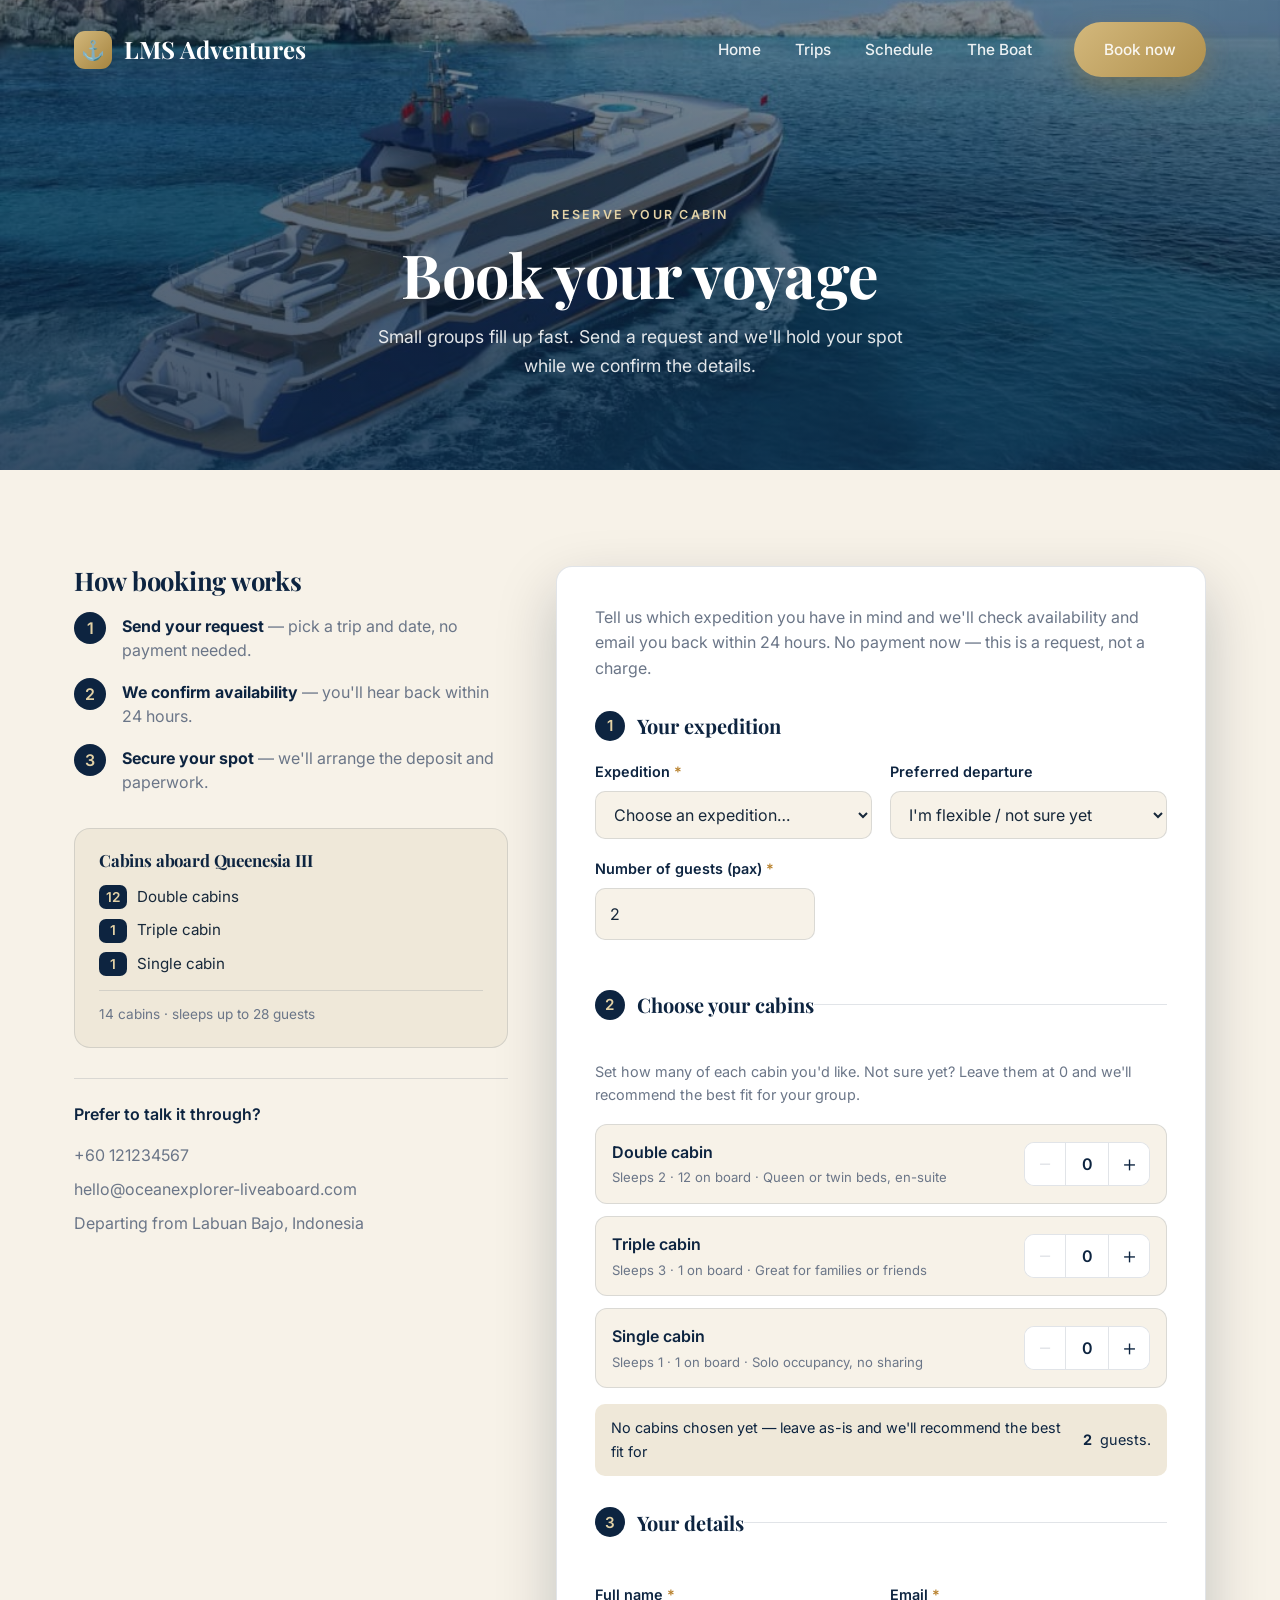
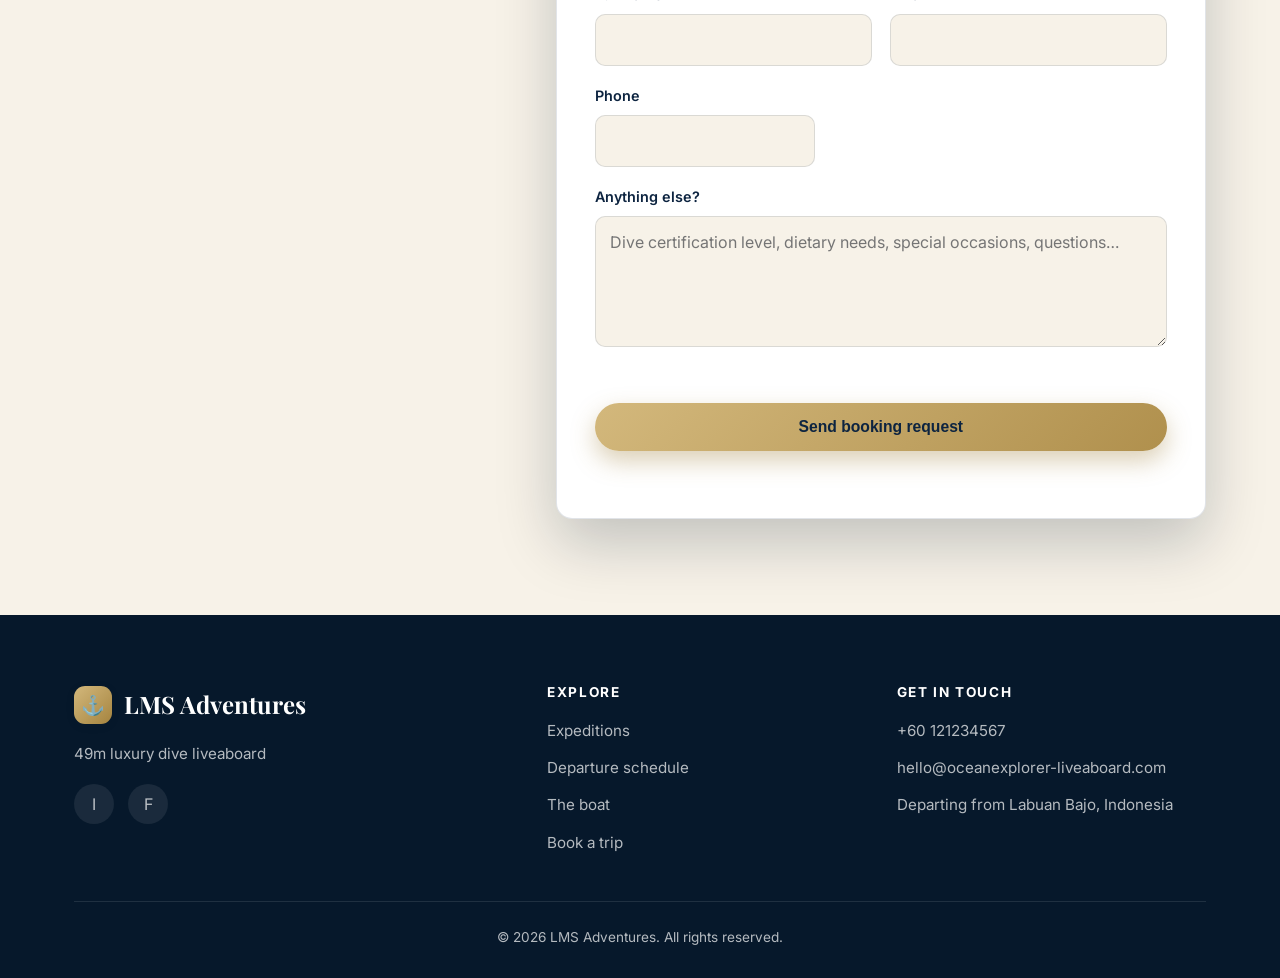
<file: book.html>
<!DOCTYPE html>
<html lang="en">
<head>
  <meta charset="UTF-8" />
  <meta name="viewport" content="width=device-width, initial-scale=1.0" />
  <title>Book a Trip — Ascend Vacation</title>
  <meta name="description" content="Request your place aboard MV Ocean Explorer. Choose an expedition and departure, and we'll confirm availability within 24 hours." />
  <link rel="preconnect" href="https://fonts.googleapis.com" />
  <link rel="preconnect" href="https://fonts.gstatic.com" crossorigin />
  <link href="https://fonts.googleapis.com/css2?family=Inter:wght@400;500;600&family=Playfair+Display:wght@600;700&display=swap" rel="stylesheet" />
  <link rel="stylesheet" href="css/styles.css" />
</head>
<body data-page="book">

  <header class="site-header">
    <nav class="nav container">
      <a class="brand" href="index.html">
        <span class="brand__mark">⚓</span>
        <span data-company-name>Ascend Vacation</span>
      </a>
      <ul class="nav__links">
        <li><a href="index.html" data-nav="home">Home</a></li>
        <li><a href="trips.html" data-nav="trips">Trips</a></li>
        <li><a href="schedule.html" data-nav="schedule">Schedule</a></li>
        <li><a href="boat.html" data-nav="boat">The Boat</a></li>
        <li class="nav__cta"><a class="btn btn--primary" href="book.html">Book now</a></li>
      </ul>
      <button class="nav__toggle" aria-label="Toggle menu">
        <span></span><span></span><span></span>
      </button>
    </nav>
  </header>

  <section class="page-hero page-hero--book">
    <div class="container">
      <span class="eyebrow" style="color: var(--aqua);">Reserve your cabin</span>
      <h1>Book your voyage</h1>
      <p>Small groups fill up fast. Send a request and we'll hold your spot while we confirm the details.</p>
    </div>
  </section>

  <section class="section">
    <div class="container">
      <div class="book-layout">
        <!-- Info column -->
        <aside class="book-aside reveal">
          <h2>How booking works</h2>
          <ol class="book-steps">
            <li><strong>Send your request</strong> — pick a trip and date, no payment needed.</li>
            <li><strong>We confirm availability</strong> — you'll hear back within 24 hours.</li>
            <li><strong>Secure your spot</strong> — we'll arrange the deposit and paperwork.</li>
          </ol>

          <div class="book-facts">
            <h3>Cabins aboard <span data-boat-name>MV Ocean Explorer</span></h3>
            <ul>
              <li><span>12</span> Double cabins</li>
              <li><span>1</span> Triple cabin</li>
              <li><span>1</span> Single cabin</li>
            </ul>
            <p class="book-facts__cap">14 cabins · sleeps up to 28 guests</p>
          </div>

          <div class="book-contact">
            <p>Prefer to talk it through?</p>
            <a data-phone href="#" class="book-contact__line">Phone</a>
            <a data-email href="#" class="book-contact__line">Email</a>
            <span data-location class="book-contact__line book-contact__loc">Bali, Indonesia</span>
          </div>
        </aside>

        <!-- Form column -->
        <div class="book-formwrap reveal">
          <p class="book-intro" data-booking-intro></p>

          <form id="booking-form" class="bform" novalidate>
            <!-- 1. Expedition -->
            <fieldset class="bform__section">
              <legend class="bform__legend"><span class="bform__num">1</span> Your expedition</legend>
              <div class="bform__row">
                <div class="bform__field">
                  <label for="bk-trip">Expedition <span class="req">*</span></label>
                  <select id="bk-trip" name="trip" required></select>
                </div>
                <div class="bform__field">
                  <label for="bk-departure">Preferred departure</label>
                  <select id="bk-departure" name="departure"></select>
                </div>
              </div>
              <div class="bform__field bform__field--narrow">
                <label for="bk-guests">Number of guests (pax) <span class="req">*</span></label>
                <input id="bk-guests" name="guests" type="number" min="1" max="28" value="2" inputmode="numeric" />
              </div>
            </fieldset>

            <!-- 2. Cabins -->
            <fieldset class="bform__section">
              <legend class="bform__legend"><span class="bform__num">2</span> Choose your cabins</legend>
              <p class="bform__hint">Set how many of each cabin you'd like. Not sure yet? Leave them at 0 and we'll recommend the best fit for your group.</p>
              <div class="room-picker" id="bk-rooms"></div>
              <div class="berth-meter" id="bk-berths" aria-live="polite"></div>
            </fieldset>

            <!-- 3. Your details -->
            <fieldset class="bform__section">
              <legend class="bform__legend"><span class="bform__num">3</span> Your details</legend>
              <div class="bform__row">
                <div class="bform__field">
                  <label for="bk-name">Full name <span class="req">*</span></label>
                  <input id="bk-name" name="name" type="text" autocomplete="name" required />
                </div>
                <div class="bform__field">
                  <label for="bk-email">Email <span class="req">*</span></label>
                  <input id="bk-email" name="email" type="email" autocomplete="email" required />
                </div>
              </div>
              <div class="bform__field bform__field--narrow">
                <label for="bk-phone">Phone</label>
                <input id="bk-phone" name="phone" type="tel" autocomplete="tel" />
              </div>
              <div class="bform__field">
                <label for="bk-message">Anything else?</label>
                <textarea id="bk-message" name="message" rows="4" placeholder="Dive certification level, dietary needs, special occasions, questions…"></textarea>
              </div>
            </fieldset>

            <!-- Spam honeypot: humans never see or fill this -->
            <input type="checkbox" name="botcheck" style="display:none" tabindex="-1" autocomplete="off" />

            <button type="submit" class="btn btn--primary bform__submit">Send booking request</button>
            <p class="bform__note" id="bk-note" role="status"></p>
          </form>

          <div class="bform__success" id="bk-success" hidden>
            <div class="bform__success-ic">✓</div>
            <h3>Request received</h3>
            <p id="bk-success-msg"></p>
            <a class="btn btn--dark" href="index.html">Back to home</a>
          </div>
        </div>
      </div>
    </div>
  </section>

  <footer class="footer">
    <div class="container">
      <div class="footer__grid">
        <div class="footer__about">
          <a class="brand" href="index.html">
            <span class="brand__mark">⚓</span>
            <span data-company-name>Ascend Vacation</span>
          </a>
          <p data-tagline>Liveaboard diving & sailing adventures</p>
          <div class="footer__social" data-social></div>
        </div>
        <div class="footer__col">
          <h4>Explore</h4>
          <ul>
            <li><a href="trips.html">Expeditions</a></li>
            <li><a href="schedule.html">Departure schedule</a></li>
            <li><a href="boat.html">The boat</a></li>
            <li><a href="book.html">Book a trip</a></li>
          </ul>
        </div>
        <div class="footer__col">
          <h4>Get in touch</h4>
          <ul>
            <li><a data-phone href="#">Phone</a></li>
            <li><a data-email href="#">Email</a></li>
            <li data-location>Bali, Indonesia</li>
          </ul>
        </div>
      </div>
      <div class="footer__bottom">
        © <span data-year>2026</span> <span data-company-name>Ascend Vacation</span>. All rights reserved.
      </div>
    </div>
  </footer>

  <script src="js/data.js"></script>
  <script src="js/store.js"></script>
  <script src="js/main.js"></script>
</body>
</html>
</file>
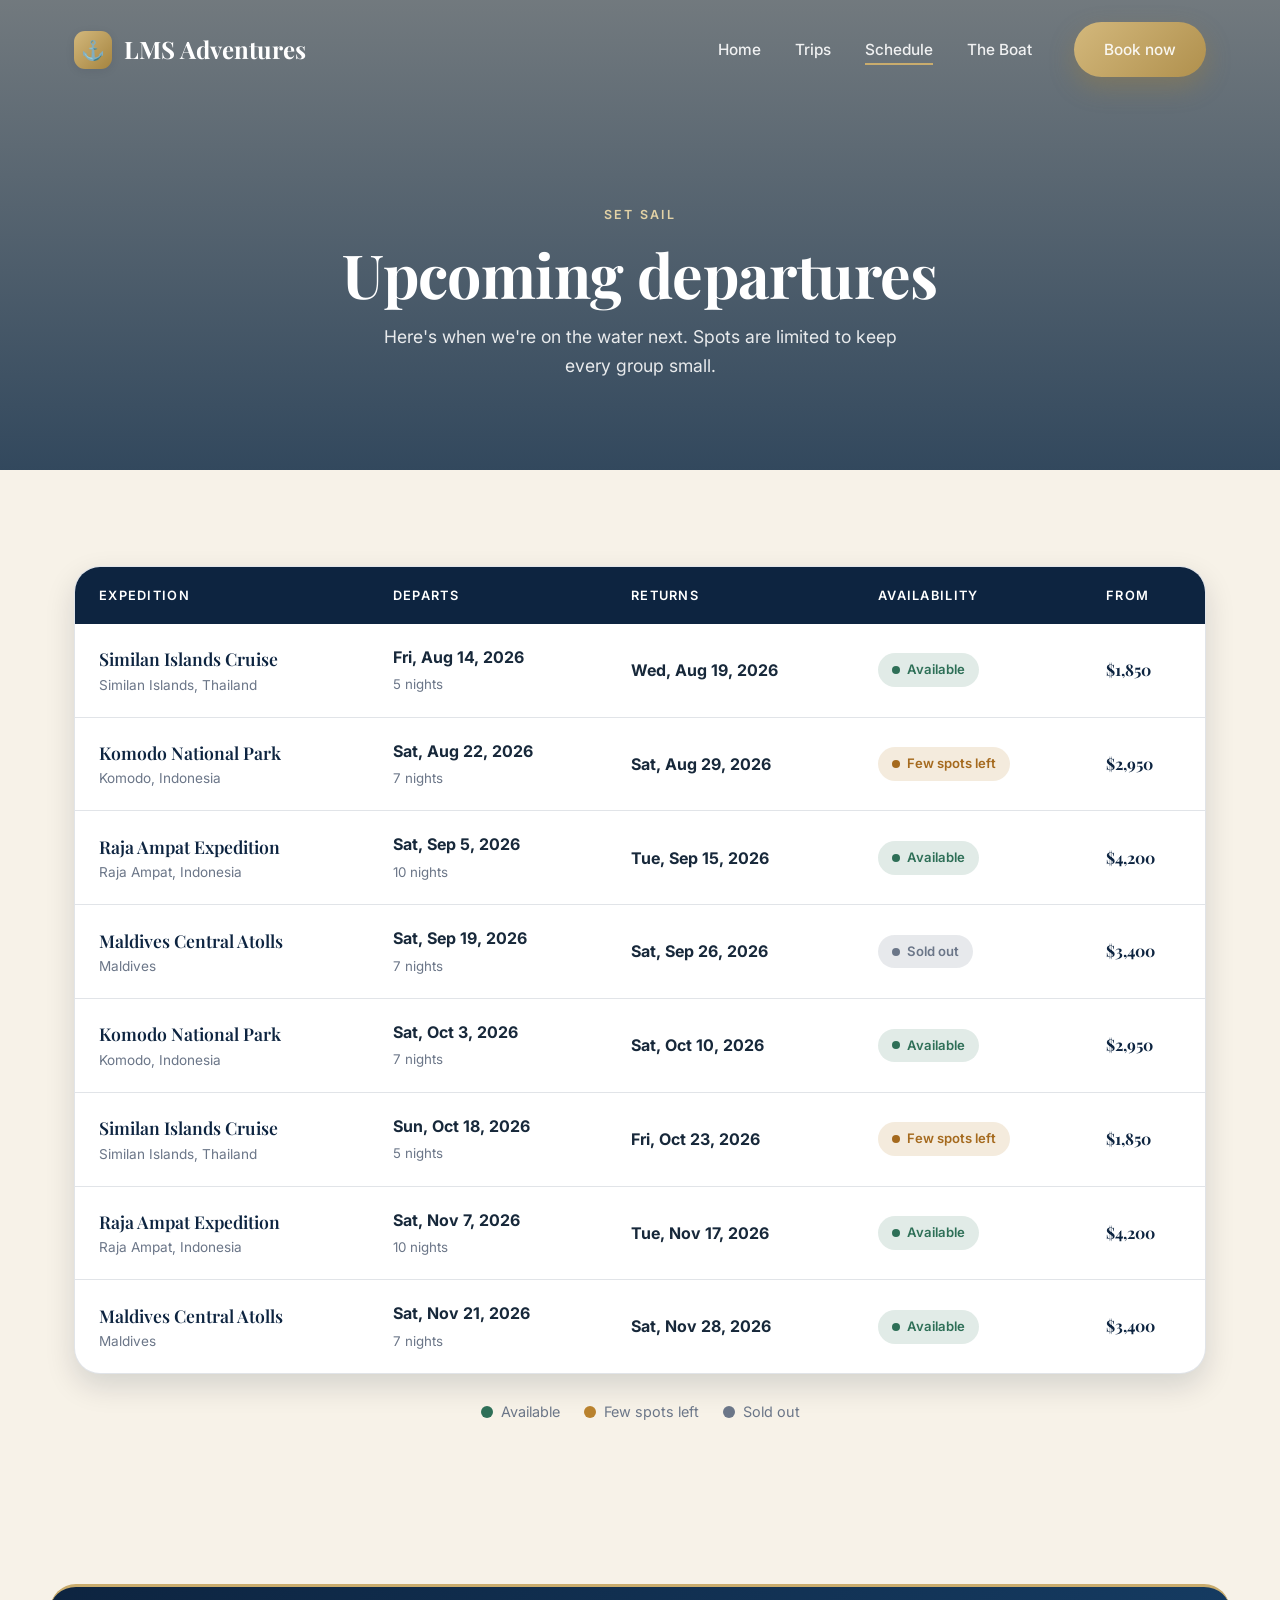
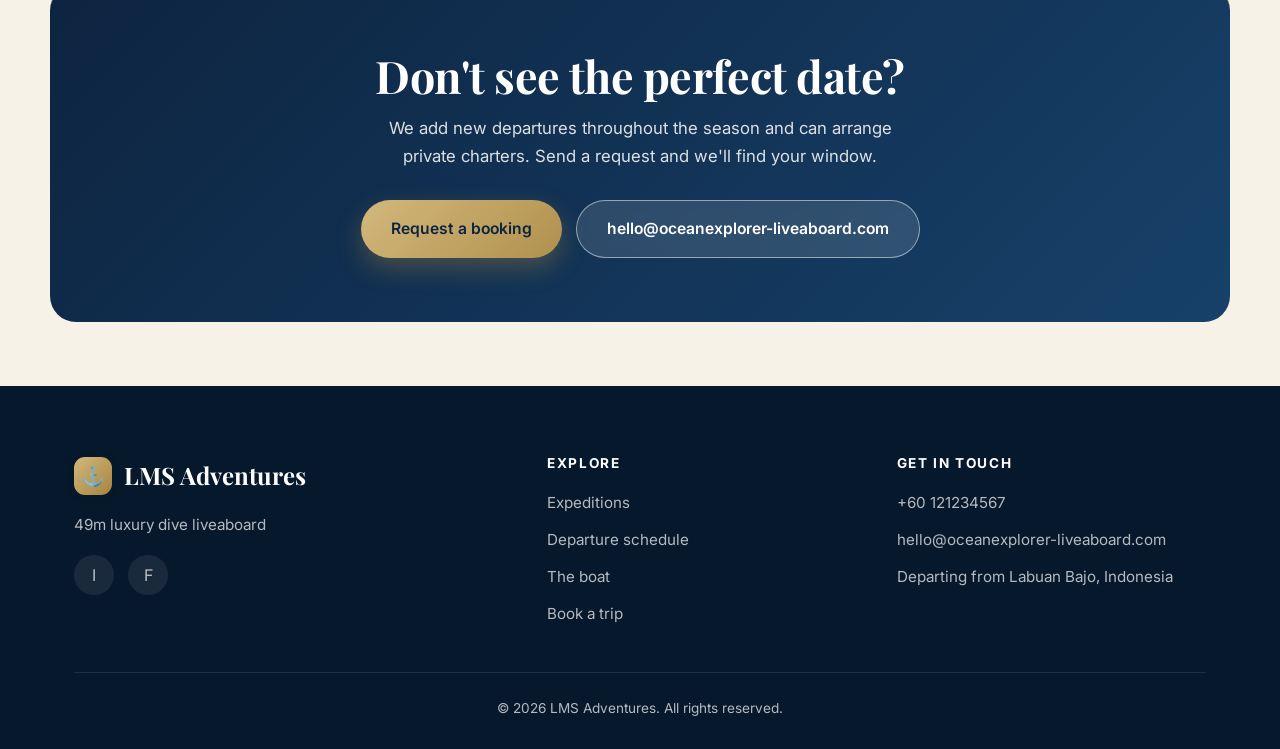
<file: schedule.html>
<!DOCTYPE html>
<html lang="en">
<head>
  <meta charset="UTF-8" />
  <meta name="viewport" content="width=device-width, initial-scale=1.0" />
  <title>Departure Schedule — Ascend Vacation</title>
  <meta name="description" content="Upcoming Ascend Vacation liveaboard departures with live availability. Find the dates for your next diving expedition." />
  <link rel="preconnect" href="https://fonts.googleapis.com" />
  <link rel="preconnect" href="https://fonts.gstatic.com" crossorigin />
  <link href="https://fonts.googleapis.com/css2?family=Inter:wght@400;500;600&family=Playfair+Display:wght@600;700&display=swap" rel="stylesheet" />
  <link rel="stylesheet" href="css/styles.css" />
</head>
<body data-page="schedule">

  <header class="site-header">
    <nav class="nav container">
      <a class="brand" href="index.html">
        <span class="brand__mark">⚓</span>
        <span data-company-name>Ascend Vacation</span>
      </a>
      <ul class="nav__links">
        <li><a href="index.html" data-nav="home">Home</a></li>
        <li><a href="trips.html" data-nav="trips">Trips</a></li>
        <li><a href="schedule.html" data-nav="schedule">Schedule</a></li>
        <li><a href="boat.html" data-nav="boat">The Boat</a></li>
        <li class="nav__cta"><a class="btn btn--primary" href="book.html">Book now</a></li>
      </ul>
      <button class="nav__toggle" aria-label="Toggle menu">
        <span></span><span></span><span></span>
      </button>
    </nav>
  </header>

  <section class="page-hero page-hero--schedule">
    <div class="container">
      <span class="eyebrow" style="color: var(--aqua);">Set sail</span>
      <h1>Upcoming departures</h1>
      <p>Here's when we're on the water next. Spots are limited to keep every group small.</p>
    </div>
  </section>

  <section class="section">
    <div class="container">
      <div class="schedule-wrap reveal">
        <table class="schedule">
          <thead>
            <tr>
              <th>Expedition</th>
              <th>Departs</th>
              <th>Returns</th>
              <th>Availability</th>
              <th>From</th>
            </tr>
          </thead>
          <tbody data-schedule-body></tbody>
        </table>
      </div>

      <div class="legend reveal">
        <span><i style="background:#2e6f57;"></i> Available</span>
        <span><i style="background:#b9822e;"></i> Few spots left</span>
        <span><i style="background:#6b7688;"></i> Sold out</span>
      </div>
    </div>
  </section>

  <section class="section--tight">
    <div class="cta-band reveal">
      <h2>Don't see the perfect date?</h2>
      <p>We add new departures throughout the season and can arrange private charters. Send a request and we'll find your window.</p>
      <div class="cta-band__actions">
        <a class="btn btn--primary" href="book.html">Request a booking</a>
        <a class="btn btn--ghost" data-email href="#">Email us</a>
      </div>
    </div>
  </section>

  <footer class="footer">
    <div class="container">
      <div class="footer__grid">
        <div class="footer__about">
          <a class="brand" href="index.html">
            <span class="brand__mark">⚓</span>
            <span data-company-name>Ascend Vacation</span>
          </a>
          <p data-tagline>Liveaboard diving & sailing adventures</p>
          <div class="footer__social" data-social></div>
        </div>
        <div class="footer__col">
          <h4>Explore</h4>
          <ul>
            <li><a href="trips.html">Expeditions</a></li>
            <li><a href="schedule.html">Departure schedule</a></li>
            <li><a href="boat.html">The boat</a></li>
            <li><a href="book.html">Book a trip</a></li>
          </ul>
        </div>
        <div class="footer__col">
          <h4>Get in touch</h4>
          <ul>
            <li><a data-phone href="#">Phone</a></li>
            <li><a data-email href="#">Email</a></li>
            <li data-location>Bali, Indonesia</li>
          </ul>
        </div>
      </div>
      <div class="footer__bottom">
        © <span data-year>2026</span> <span data-company-name>Ascend Vacation</span>. All rights reserved.
      </div>
    </div>
  </footer>

  <script src="js/data.js"></script>
  <script src="js/store.js"></script>
  <script src="js/main.js"></script>
</body>
</html>
</file>
<file: css/styles.css>
/* ==========================================================================
   VESSEL — Stylesheet
   Ocean-inspired, responsive design for a liveaboard company.
   ========================================================================== */

:root {
  /* Palette matched to the MV Ocean Explorer livery
     (deep navy hull stripe, champagne gold trim, cream superstructure, warm gray). */
  --navy: #0d2440;         /* deep navy blue — boot stripe */
  --navy-2: #17416a;
  --deep: #06182b;
  --teal: #9c7c3a;         /* champagne gold — accents & small text */
  --teal-bright: #c9ac6d;  /* lighter champagne — gradients & underlines */
  --aqua: #e3d2a6;         /* pale champagne — for use on dark backgrounds */
  --sand: #efe8d9;         /* warm gray-cream surface */
  --cream: #f7f2e8;        /* off-white / cream — page background */
  --coral: #b9822e;        /* amber — "few spots left" */
  --ink: #17283a;
  --muted: #6b7688;
  --line: rgba(13, 36, 64, 0.12);
  --white: #ffffff;

  --shadow-sm: 0 2px 10px rgba(4, 22, 39, 0.08);
  --shadow-md: 0 12px 30px rgba(4, 22, 39, 0.14);
  --shadow-lg: 0 24px 60px rgba(4, 22, 39, 0.22);

  --radius: 16px;
  --radius-lg: 26px;
  --maxw: 1180px;

  --font-head: "Playfair Display", Georgia, "Times New Roman", serif;
  --font-body: "Inter", -apple-system, BlinkMacSystemFont, "Segoe UI", Roboto,
    Helvetica, Arial, sans-serif;
}

/* ---- Reset ---- */
*,
*::before,
*::after {
  box-sizing: border-box;
  margin: 0;
  padding: 0;
}

html {
  scroll-behavior: smooth;
}

body {
  font-family: var(--font-body);
  color: var(--ink);
  background: var(--cream);
  line-height: 1.65;
  -webkit-font-smoothing: antialiased;
  overflow-x: hidden;
}

img {
  max-width: 100%;
  display: block;
}

a {
  color: inherit;
  text-decoration: none;
}

h1,
h2,
h3,
h4 {
  font-family: var(--font-head);
  font-weight: 700;
  line-height: 1.12;
  color: var(--navy);
  letter-spacing: -0.01em;
}

/* ---- Layout helpers ---- */
.container {
  width: 100%;
  max-width: var(--maxw);
  margin: 0 auto;
  padding: 0 24px;
}

.section {
  padding: 96px 0;
}

.section--tight {
  padding: 64px 0;
}

.section-head {
  max-width: 640px;
  margin: 0 auto 56px;
  text-align: center;
}

.section-head.left {
  margin-left: 0;
  text-align: left;
}

.eyebrow {
  display: inline-block;
  font-family: var(--font-body);
  font-size: 0.78rem;
  font-weight: 600;
  letter-spacing: 0.18em;
  text-transform: uppercase;
  color: var(--teal);
  margin-bottom: 14px;
}

.section-head h2 {
  font-size: clamp(2rem, 4vw, 3rem);
  margin-bottom: 16px;
}

.section-head p {
  color: var(--muted);
  font-size: 1.08rem;
}

/* ---- Buttons ---- */
.btn {
  display: inline-flex;
  align-items: center;
  gap: 10px;
  padding: 15px 30px;
  border-radius: 999px;
  font-weight: 600;
  font-size: 0.98rem;
  cursor: pointer;
  border: none;
  transition: transform 0.2s ease, box-shadow 0.2s ease, background 0.2s ease;
  white-space: nowrap;
}

.btn--primary {
  background: linear-gradient(135deg, #d3b87c, #b0904d);
  color: var(--navy);
  box-shadow: 0 10px 24px rgba(160, 128, 60, 0.38);
}

.btn--primary:hover {
  transform: translateY(-2px);
  box-shadow: 0 16px 30px rgba(160, 128, 60, 0.5);
}

.btn--ghost {
  background: rgba(255, 255, 255, 0.12);
  color: var(--white);
  border: 1.5px solid rgba(255, 255, 255, 0.5);
  backdrop-filter: blur(4px);
}

.btn--ghost:hover {
  background: rgba(255, 255, 255, 0.22);
  transform: translateY(-2px);
}

.btn--dark {
  background: var(--navy);
  color: var(--white);
}

.btn--dark:hover {
  background: var(--navy-2);
  transform: translateY(-2px);
}

/* ==========================================================================
   Header / Navigation
   ========================================================================== */
.site-header {
  position: fixed;
  top: 0;
  left: 0;
  right: 0;
  z-index: 100;
  transition: background 0.3s ease, box-shadow 0.3s ease, padding 0.3s ease;
  padding: 22px 0;
}

.site-header.scrolled {
  background: rgba(251, 250, 246, 0.92);
  backdrop-filter: blur(12px);
  box-shadow: var(--shadow-sm);
  padding: 14px 0;
}

.nav {
  display: flex;
  align-items: center;
  justify-content: space-between;
}

.brand {
  display: flex;
  align-items: center;
  gap: 12px;
  font-family: var(--font-head);
  font-size: 1.5rem;
  font-weight: 700;
  color: var(--white);
  transition: color 0.3s ease;
}

.brand__mark {
  width: 38px;
  height: 38px;
  display: grid;
  place-items: center;
  border-radius: 11px;
  background: linear-gradient(135deg, #d3b87c, #a5843f);
  color: var(--navy);
  font-size: 1.2rem;
  box-shadow: var(--shadow-sm);
}

.scrolled .brand,
.site-header.solid .brand {
  color: var(--navy);
}

.nav__links {
  display: flex;
  align-items: center;
  gap: 34px;
  list-style: none;
}

.nav__links a {
  font-size: 0.96rem;
  font-weight: 500;
  color: rgba(255, 255, 255, 0.9);
  position: relative;
  transition: color 0.2s ease;
}

.nav__links a::after {
  content: "";
  position: absolute;
  left: 0;
  bottom: -6px;
  width: 0;
  height: 2px;
  background: var(--teal-bright);
  transition: width 0.25s ease;
}

.nav__links a:hover::after,
.nav__links a.active::after {
  width: 100%;
}

.scrolled .nav__links a,
.site-header.solid .nav__links a {
  color: var(--navy);
}

.nav__cta {
  margin-left: 8px;
}

/* Mobile toggle */
.nav__toggle {
  display: none;
  flex-direction: column;
  gap: 5px;
  background: none;
  border: none;
  cursor: pointer;
  padding: 8px;
  z-index: 110;
}

.nav__toggle span {
  width: 26px;
  height: 2px;
  background: var(--white);
  border-radius: 2px;
  transition: all 0.3s ease;
}

.scrolled .nav__toggle span,
.site-header.solid .nav__toggle span {
  background: var(--navy);
}

.nav__toggle.open span:nth-child(1) {
  transform: translateY(7px) rotate(45deg);
  background: var(--navy);
}
.nav__toggle.open span:nth-child(2) {
  opacity: 0;
}
.nav__toggle.open span:nth-child(3) {
  transform: translateY(-7px) rotate(-45deg);
  background: var(--navy);
}

/* ==========================================================================
   Hero
   ========================================================================== */
.hero {
  position: relative;
  min-height: 100vh;
  display: flex;
  align-items: center;
  color: var(--white);
  background: linear-gradient(90deg, rgba(6, 24, 43, 0.82) 0%, rgba(6, 24, 43, 0.5) 45%, rgba(6, 24, 43, 0.3) 100%),
    linear-gradient(180deg, rgba(6, 24, 43, 0.35), rgba(6, 24, 43, 0.55)),
    url("../images/boat-sea.jpg") center / cover no-repeat;
}

.hero::after {
  content: "";
  position: absolute;
  bottom: 0;
  left: 0;
  right: 0;
  height: 140px;
  background: linear-gradient(180deg, transparent, var(--cream));
}

.hero__inner {
  position: relative;
  z-index: 2;
  max-width: 720px;
  padding: 120px 0 80px;
}

.hero__eyebrow {
  display: inline-flex;
  align-items: center;
  gap: 10px;
  padding: 8px 16px;
  border-radius: 999px;
  background: rgba(255, 255, 255, 0.14);
  border: 1px solid rgba(255, 255, 255, 0.25);
  font-size: 0.82rem;
  letter-spacing: 0.06em;
  margin-bottom: 24px;
  backdrop-filter: blur(4px);
}

.hero h1 {
  font-size: clamp(2.6rem, 6vw, 4.6rem);
  color: var(--white);
  margin-bottom: 22px;
}

.hero p {
  font-size: 1.2rem;
  max-width: 560px;
  color: rgba(255, 255, 255, 0.9);
  margin-bottom: 36px;
}

.hero__actions {
  display: flex;
  gap: 16px;
  flex-wrap: wrap;
}

.hero__stats {
  display: flex;
  gap: 40px;
  margin-top: 56px;
  flex-wrap: wrap;
}

.hero__stat span {
  display: block;
  font-family: var(--font-head);
  font-size: 2.2rem;
  font-weight: 700;
  color: var(--white);
}

.hero__stat small {
  font-size: 0.85rem;
  letter-spacing: 0.05em;
  color: rgba(255, 255, 255, 0.75);
}

.page-hero {
  position: relative;
  padding: 200px 0 90px;
  color: var(--white);
  text-align: center;
  background: linear-gradient(180deg, rgba(4, 22, 39, 0.6), rgba(7, 35, 63, 0.85)),
    var(--navy) center / cover no-repeat;
}

.page-hero h1 {
  font-size: clamp(2.4rem, 5vw, 3.8rem);
  color: var(--white);
  margin-bottom: 14px;
}

.page-hero p {
  max-width: 560px;
  margin: 0 auto;
  color: rgba(255, 255, 255, 0.88);
  font-size: 1.1rem;
}

.page-hero--trips {
  background: linear-gradient(180deg, rgba(4, 22, 39, 0.55), rgba(7, 35, 63, 0.8)),
    url("https://images.unsplash.com/photo-1682687982501-1e58ab814714?auto=format&fit=crop&w=2000&q=80")
      center / cover no-repeat;
}

.page-hero--schedule {
  background: linear-gradient(180deg, rgba(4, 22, 39, 0.55), rgba(7, 35, 63, 0.82)),
    url("https://images.unsplash.com/photo-1439405326854-014607f694d7?auto=format&fit=crop&w=2000&q=80")
      center / cover no-repeat;
}

.page-hero--boat {
  background: linear-gradient(180deg, rgba(6, 24, 43, 0.45), rgba(13, 36, 64, 0.72)),
    url("../images/boat-side.jpg") center / cover no-repeat;
}

.page-hero--book {
  background: linear-gradient(180deg, rgba(6, 24, 43, 0.5), rgba(13, 36, 64, 0.8)),
    url("../images/boat-sea.jpg") center / cover no-repeat;
}

/* ==========================================================================
   Intro / features strip
   ========================================================================== */
.intro {
  background: var(--cream);
}

.intro__grid {
  display: grid;
  grid-template-columns: 1.1fr 1fr;
  gap: 60px;
  align-items: center;
}

.intro__text h2 {
  font-size: clamp(1.9rem, 3.6vw, 2.7rem);
  margin-bottom: 20px;
}

.intro__text p {
  color: var(--muted);
  font-size: 1.08rem;
  margin-bottom: 18px;
}

.intro__media {
  position: relative;
}

.intro__media img {
  border-radius: var(--radius-lg);
  box-shadow: var(--shadow-lg);
  width: 100%;
  height: 460px;
  object-fit: cover;
}

.intro__badge {
  position: absolute;
  bottom: -26px;
  left: -26px;
  background: var(--white);
  padding: 20px 26px;
  border-radius: var(--radius);
  box-shadow: var(--shadow-md);
}

.intro__badge strong {
  display: block;
  font-family: var(--font-head);
  font-size: 1.8rem;
  color: var(--teal);
}

.intro__badge small {
  color: var(--muted);
}

/* ---- Feature tiles ---- */
.features {
  background: var(--white);
}

.feature-grid {
  display: grid;
  grid-template-columns: repeat(3, 1fr);
  gap: 28px;
}

.feature-card {
  padding: 34px 30px;
  border-radius: var(--radius);
  background: var(--cream);
  border: 1px solid var(--line);
  transition: transform 0.25s ease, box-shadow 0.25s ease;
}

.feature-card:hover {
  transform: translateY(-6px);
  box-shadow: var(--shadow-md);
}

.feature-card .ic {
  font-size: 2rem;
  margin-bottom: 14px;
}

.feature-card h3 {
  font-size: 1.25rem;
  margin-bottom: 10px;
}

.feature-card p {
  color: var(--muted);
  font-size: 0.98rem;
}

/* ==========================================================================
   Trip cards
   ========================================================================== */
.trip-grid {
  display: grid;
  grid-template-columns: repeat(auto-fill, minmax(320px, 1fr));
  gap: 30px;
}

.trip-card {
  background: var(--white);
  border-radius: var(--radius-lg);
  overflow: hidden;
  box-shadow: var(--shadow-sm);
  border: 1px solid var(--line);
  display: flex;
  flex-direction: column;
  transition: transform 0.28s ease, box-shadow 0.28s ease;
}

.trip-card:hover {
  transform: translateY(-8px);
  box-shadow: var(--shadow-lg);
}

.trip-card__media {
  position: relative;
  height: 230px;
  overflow: hidden;
}

.trip-card__media img {
  width: 100%;
  height: 100%;
  object-fit: cover;
  transition: transform 0.5s ease;
}

.trip-card:hover .trip-card__media img {
  transform: scale(1.07);
}

.trip-card__tag {
  position: absolute;
  top: 16px;
  left: 16px;
  background: rgba(4, 22, 39, 0.72);
  color: var(--white);
  padding: 7px 14px;
  border-radius: 999px;
  font-size: 0.8rem;
  font-weight: 500;
  backdrop-filter: blur(4px);
}

.trip-card__body {
  padding: 26px 26px 28px;
  display: flex;
  flex-direction: column;
  flex: 1;
}

.trip-card__loc {
  font-size: 0.82rem;
  letter-spacing: 0.08em;
  text-transform: uppercase;
  color: var(--teal);
  font-weight: 600;
  margin-bottom: 8px;
}

.trip-card__body h3 {
  font-size: 1.45rem;
  margin-bottom: 12px;
}

.trip-card__summary {
  color: var(--muted);
  font-size: 0.97rem;
  margin-bottom: 18px;
}

.trip-card__highlights {
  list-style: none;
  margin-bottom: 22px;
  display: grid;
  gap: 8px;
}

.trip-card__highlights li {
  position: relative;
  padding-left: 26px;
  font-size: 0.92rem;
  color: var(--ink);
}

.trip-card__highlights li::before {
  content: "";
  position: absolute;
  left: 0;
  top: 7px;
  width: 14px;
  height: 8px;
  border-left: 2px solid var(--teal);
  border-bottom: 2px solid var(--teal);
  transform: rotate(-45deg);
}

.trip-card__foot {
  margin-top: auto;
  display: flex;
  align-items: flex-end;
  justify-content: space-between;
  padding-top: 18px;
  border-top: 1px solid var(--line);
}

.trip-card__price small {
  display: block;
  color: var(--muted);
  font-size: 0.78rem;
}

.trip-card__price strong {
  font-family: var(--font-head);
  font-size: 1.5rem;
  color: var(--navy);
}

/* ---- Itinerary detail (expandable) ---- */
.trip-card__itinerary {
  margin-top: 18px;
}

.trip-card__itinerary summary {
  cursor: pointer;
  font-weight: 600;
  font-size: 0.92rem;
  color: var(--teal);
  list-style: none;
  display: inline-flex;
  align-items: center;
  gap: 6px;
}

.trip-card__itinerary summary::-webkit-details-marker {
  display: none;
}

.trip-card__itinerary summary::after {
  content: "+";
  font-size: 1.1rem;
}

.trip-card__itinerary[open] summary::after {
  content: "–";
}

.trip-card__itinerary ol {
  margin: 14px 0 0;
  padding-left: 18px;
  color: var(--muted);
  font-size: 0.9rem;
  display: grid;
  gap: 6px;
}

/* ==========================================================================
   Schedule table
   ========================================================================== */
.schedule-wrap {
  background: var(--white);
  border-radius: var(--radius-lg);
  box-shadow: var(--shadow-md);
  border: 1px solid var(--line);
  overflow: hidden;
}

.schedule {
  width: 100%;
  border-collapse: collapse;
}

.schedule thead th {
  background: var(--navy);
  color: var(--white);
  text-align: left;
  padding: 18px 24px;
  font-size: 0.8rem;
  letter-spacing: 0.1em;
  text-transform: uppercase;
  font-weight: 600;
}

.schedule tbody td {
  padding: 20px 24px;
  border-bottom: 1px solid var(--line);
  vertical-align: middle;
}

.schedule tbody tr:last-child td {
  border-bottom: none;
}

.schedule tbody tr {
  transition: background 0.2s ease;
}

.schedule tbody tr:hover {
  background: var(--sand);
}

.schedule__trip {
  font-weight: 600;
  color: var(--navy);
  font-family: var(--font-head);
  font-size: 1.1rem;
}

.schedule__dest {
  display: block;
  font-family: var(--font-body);
  font-size: 0.85rem;
  color: var(--muted);
  font-weight: 400;
}

.schedule__date strong {
  display: block;
  color: var(--ink);
}

.schedule__date small {
  color: var(--muted);
}

.badge {
  display: inline-flex;
  align-items: center;
  gap: 7px;
  padding: 6px 14px;
  border-radius: 999px;
  font-size: 0.82rem;
  font-weight: 600;
}

.badge::before {
  content: "";
  width: 8px;
  height: 8px;
  border-radius: 50%;
  background: currentColor;
}

.badge--available {
  background: rgba(46, 111, 87, 0.14);
  color: #2e6f57;
}

.badge--limited {
  background: rgba(185, 130, 46, 0.16);
  color: #a56a1e;
}

.badge--soldout {
  background: rgba(107, 118, 136, 0.16);
  color: var(--muted);
}

.schedule__price {
  font-family: var(--font-head);
  font-weight: 700;
  color: var(--navy);
}

/* Legend */
.legend {
  display: flex;
  gap: 24px;
  flex-wrap: wrap;
  margin-top: 26px;
  justify-content: center;
}

.legend span {
  display: inline-flex;
  align-items: center;
  gap: 8px;
  font-size: 0.9rem;
  color: var(--muted);
}

.legend i {
  width: 12px;
  height: 12px;
  border-radius: 50%;
  display: inline-block;
}

/* ==========================================================================
   Boat page — cabins, amenities, crew, gallery
   ========================================================================== */
.cabin-grid {
  display: grid;
  grid-template-columns: repeat(auto-fill, minmax(300px, 1fr));
  gap: 30px;
}

.cabin-card {
  background: var(--white);
  border-radius: var(--radius-lg);
  overflow: hidden;
  box-shadow: var(--shadow-sm);
  border: 1px solid var(--line);
  transition: transform 0.25s ease, box-shadow 0.25s ease;
}

.cabin-card:hover {
  transform: translateY(-6px);
  box-shadow: var(--shadow-md);
}

.cabin-card img {
  width: 100%;
  height: 220px;
  object-fit: cover;
}

.cabin-card__body {
  padding: 24px 26px 28px;
}

.cabin-card__body h3 {
  font-size: 1.35rem;
  margin-bottom: 4px;
}

.cabin-card__occ {
  color: var(--teal);
  font-size: 0.88rem;
  font-weight: 600;
  margin-bottom: 16px;
}

.cabin-card__features {
  list-style: none;
  display: grid;
  gap: 8px;
  margin-bottom: 20px;
}

.cabin-card__features li {
  font-size: 0.92rem;
  color: var(--muted);
  padding-left: 22px;
  position: relative;
}

.cabin-card__features li::before {
  content: "•";
  color: var(--teal);
  position: absolute;
  left: 6px;
  font-weight: 700;
}

.cabin-card__price {
  display: flex;
  align-items: baseline;
  gap: 6px;
  border-top: 1px solid var(--line);
  padding-top: 16px;
}

.cabin-card__price strong {
  font-family: var(--font-head);
  font-size: 1.4rem;
  color: var(--navy);
}

.cabin-card__price small {
  color: var(--muted);
  font-size: 0.82rem;
}

/* Amenities */
.amenities {
  background: var(--navy);
  color: var(--white);
}

.amenities .section-head h2,
.amenities .eyebrow {
  color: var(--white);
}

.amenities .eyebrow {
  color: var(--aqua);
}

.amenity-grid {
  display: grid;
  grid-template-columns: repeat(3, 1fr);
  gap: 30px;
}

.amenity {
  padding: 28px;
  border-radius: var(--radius);
  background: rgba(255, 255, 255, 0.05);
  border: 1px solid rgba(255, 255, 255, 0.1);
}

.amenity .ic {
  font-size: 2rem;
  margin-bottom: 12px;
}

.amenity h3 {
  color: var(--white);
  font-size: 1.2rem;
  margin-bottom: 8px;
}

.amenity p {
  color: rgba(255, 255, 255, 0.72);
  font-size: 0.95rem;
}

/* Crew */
.crew-grid {
  display: grid;
  grid-template-columns: repeat(3, 1fr);
  gap: 30px;
}

.crew-card {
  text-align: center;
}

.crew-card img {
  width: 160px;
  height: 160px;
  border-radius: 50%;
  object-fit: cover;
  margin: 0 auto 20px;
  box-shadow: var(--shadow-md);
  border: 5px solid var(--white);
}

.crew-card h3 {
  font-size: 1.3rem;
  margin-bottom: 2px;
}

.crew-card .role {
  color: var(--teal);
  font-weight: 600;
  font-size: 0.9rem;
  margin-bottom: 10px;
}

.crew-card p {
  color: var(--muted);
  font-size: 0.95rem;
  max-width: 300px;
  margin: 0 auto;
}

/* Gallery */
.gallery-grid {
  display: grid;
  grid-template-columns: repeat(3, 1fr);
  gap: 16px;
}

.gallery-grid img {
  width: 100%;
  height: 260px;
  object-fit: cover;
  border-radius: var(--radius);
  transition: transform 0.3s ease, filter 0.3s ease;
  cursor: pointer;
}

.gallery-grid img:hover {
  transform: scale(1.02);
  filter: brightness(1.05);
}

/* ==========================================================================
   CTA band
   ========================================================================== */
.cta-band {
  background: linear-gradient(135deg, var(--navy), var(--navy-2));
  color: var(--white);
  border-top: 3px solid var(--teal-bright);
  text-align: center;
  border-radius: var(--radius-lg);
  padding: 64px 40px;
  margin: 0 auto;
  max-width: var(--maxw);
}

.cta-band h2 {
  color: var(--white);
  font-size: clamp(1.8rem, 4vw, 2.8rem);
  margin-bottom: 14px;
}

.cta-band p {
  color: rgba(255, 255, 255, 0.85);
  max-width: 520px;
  margin: 0 auto 30px;
  font-size: 1.05rem;
}

.cta-band__actions {
  display: flex;
  gap: 14px;
  justify-content: center;
  flex-wrap: wrap;
}

/* ==========================================================================
   Footer
   ========================================================================== */
.footer {
  background: var(--deep);
  color: rgba(255, 255, 255, 0.7);
  padding: 70px 0 30px;
}

.footer__grid {
  display: grid;
  grid-template-columns: 1.4fr 1fr 1fr;
  gap: 40px;
  margin-bottom: 46px;
}

.footer .brand {
  margin-bottom: 16px;
}

.footer__about p {
  font-size: 0.95rem;
  max-width: 320px;
}

.footer__col h4 {
  color: var(--white);
  font-family: var(--font-body);
  font-size: 0.85rem;
  letter-spacing: 0.12em;
  text-transform: uppercase;
  margin-bottom: 18px;
}

.footer__col ul {
  list-style: none;
  display: grid;
  gap: 12px;
}

.footer__col a,
.footer__col li {
  font-size: 0.95rem;
  transition: color 0.2s ease;
}

.footer__col a:hover {
  color: var(--aqua);
}

.footer__social {
  display: flex;
  gap: 14px;
  margin-top: 18px;
}

.footer__social a {
  width: 40px;
  height: 40px;
  display: grid;
  place-items: center;
  border-radius: 50%;
  background: rgba(255, 255, 255, 0.08);
  transition: background 0.2s ease;
}

.footer__social a:hover {
  background: var(--teal);
}

.footer__bottom {
  border-top: 1px solid rgba(255, 255, 255, 0.1);
  padding-top: 24px;
  text-align: center;
  font-size: 0.85rem;
}

.footer__manage {
  margin-left: 10px;
  padding-left: 12px;
  border-left: 1px solid rgba(255, 255, 255, 0.18);
  opacity: 0.6;
  transition: opacity 0.2s ease, color 0.2s ease;
}

.footer__manage:hover {
  opacity: 1;
  color: var(--aqua);
}

/* ==========================================================================
   Reveal-on-scroll animation
   ========================================================================== */
.reveal {
  opacity: 0;
  transform: translateY(28px);
  transition: opacity 0.7s ease, transform 0.7s ease;
}

.reveal.visible {
  opacity: 1;
  transform: none;
}

/* ==========================================================================
   Booking form
   ========================================================================== */
.book-layout {
  display: grid;
  grid-template-columns: 0.8fr 1.2fr;
  gap: 48px;
  align-items: start;
}

.book-aside {
  position: sticky;
  top: 100px;
}

.book-aside h2 {
  font-size: 1.6rem;
  color: var(--navy);
  margin-bottom: 20px;
}

.book-steps {
  list-style: none;
  counter-reset: step;
  display: grid;
  gap: 18px;
  margin-bottom: 34px;
}

.book-steps li {
  counter-increment: step;
  position: relative;
  padding-left: 48px;
  color: var(--muted);
  line-height: 1.5;
}

.book-steps li::before {
  content: counter(step);
  position: absolute;
  left: 0;
  top: -2px;
  width: 32px;
  height: 32px;
  border-radius: 50%;
  background: var(--navy);
  color: var(--aqua);
  font-weight: 600;
  display: grid;
  place-items: center;
}

.book-steps strong {
  color: var(--navy);
}

.book-facts {
  background: var(--sand);
  border: 1px solid var(--line);
  border-radius: var(--radius);
  padding: 22px 24px;
  margin-bottom: 30px;
}

.book-facts h3 {
  font-size: 1.05rem;
  color: var(--navy);
  margin-bottom: 14px;
}

.book-facts ul {
  list-style: none;
  display: grid;
  gap: 8px;
  margin-bottom: 14px;
}

.book-facts li {
  color: var(--ink);
  font-size: 0.95rem;
  display: flex;
  align-items: baseline;
  gap: 10px;
}

.book-facts li span {
  display: inline-grid;
  place-items: center;
  min-width: 28px;
  height: 24px;
  padding: 0 6px;
  border-radius: 7px;
  background: var(--navy);
  color: var(--aqua);
  font-weight: 600;
  font-size: 0.85rem;
}

.book-facts__cap {
  color: var(--muted);
  font-size: 0.85rem;
  border-top: 1px solid var(--line);
  padding-top: 12px;
  margin: 0;
}

.book-contact {
  border-top: 1px solid var(--line);
  padding-top: 22px;
}

.book-contact p {
  color: var(--navy);
  font-weight: 600;
  margin-bottom: 10px;
}

.book-contact__line {
  display: block;
  color: var(--muted);
  text-decoration: none;
  padding: 4px 0;
}

a.book-contact__line:hover {
  color: var(--teal);
}

.book-contact__loc {
  cursor: default;
}

/* Form card */
.book-formwrap {
  background: var(--white);
  border: 1px solid var(--line);
  border-radius: var(--radius);
  padding: 38px;
  box-shadow: var(--shadow-lg);
}

.book-intro {
  color: var(--muted);
  line-height: 1.6;
  margin-bottom: 28px;
}

/* Grouped sections */
.bform__section {
  border: none;
  padding: 0;
  margin: 0 0 30px;
  min-width: 0;
}

.bform__section + .bform__section {
  border-top: 1px solid var(--line);
  padding-top: 26px;
}

.bform__legend {
  display: flex;
  align-items: center;
  gap: 12px;
  font-family: var(--font-head);
  font-size: 1.25rem;
  font-weight: 700;
  color: var(--navy);
  margin-bottom: 18px;
  padding: 0;
}

.bform__num {
  display: inline-grid;
  place-items: center;
  width: 30px;
  height: 30px;
  border-radius: 50%;
  background: var(--navy);
  color: var(--aqua);
  font-family: var(--font-body);
  font-size: 0.95rem;
  font-weight: 600;
  flex: none;
}

.bform__hint {
  color: var(--muted);
  font-size: 0.9rem;
  line-height: 1.55;
  margin: -4px 0 18px;
}

.bform__field--narrow {
  max-width: 220px;
}

.bform__row {
  display: grid;
  grid-template-columns: 1fr 1fr;
  gap: 18px;
}

/* Cabin picker */
.room-picker {
  display: grid;
  gap: 12px;
}

.room-row {
  display: flex;
  align-items: center;
  justify-content: space-between;
  gap: 16px;
  padding: 14px 16px;
  border: 1px solid var(--line);
  border-radius: 12px;
  background: var(--cream);
  transition: border-color 0.2s ease, background 0.2s ease;
}

.room-row.is-picked {
  border-color: var(--teal-bright);
  background: var(--white);
  box-shadow: var(--shadow-sm);
}

.room-row__name {
  display: block;
  font-weight: 600;
  color: var(--navy);
}

.room-row__meta {
  display: block;
  font-size: 0.82rem;
  color: var(--muted);
  margin-top: 2px;
}

/* Quantity stepper */
.stepper {
  display: inline-flex;
  align-items: center;
  border: 1px solid var(--line);
  border-radius: 10px;
  background: var(--white);
  overflow: hidden;
  flex: none;
}

.stepper__btn {
  width: 40px;
  height: 42px;
  border: none;
  background: var(--white);
  color: var(--navy);
  font-size: 1.3rem;
  line-height: 1;
  cursor: pointer;
  transition: background 0.15s ease, color 0.15s ease;
}

.stepper__btn:hover:not(:disabled) {
  background: var(--navy);
  color: var(--aqua);
}

.stepper__btn:disabled {
  color: var(--line);
  cursor: not-allowed;
}

.stepper__val {
  width: 44px;
  height: 42px;
  border: none;
  border-left: 1px solid var(--line);
  border-right: 1px solid var(--line);
  text-align: center;
  font: inherit;
  font-weight: 600;
  color: var(--navy);
  background: var(--white);
  -moz-appearance: textfield;
}

.stepper__val::-webkit-outer-spin-button,
.stepper__val::-webkit-inner-spin-button {
  -webkit-appearance: none;
  margin: 0;
}

/* Live berth total */
.berth-meter {
  margin-top: 16px;
  padding: 12px 16px;
  border-radius: 10px;
  background: var(--sand);
  font-size: 0.9rem;
  color: var(--navy);
  display: flex;
  align-items: center;
  gap: 8px;
}

.berth-meter strong {
  font-weight: 700;
}

.berth-meter.is-short {
  background: rgba(185, 130, 46, 0.14);
  color: var(--coral);
}

.berth-meter.is-ok {
  background: rgba(23, 65, 106, 0.1);
}

.bform__field {
  margin-bottom: 18px;
  display: flex;
  flex-direction: column;
}

.bform__field label {
  font-size: 0.9rem;
  font-weight: 600;
  color: var(--navy);
  margin-bottom: 7px;
}

.bform__field .req {
  color: var(--coral);
}

.bform__field input,
.bform__field select,
.bform__field textarea {
  font: inherit;
  color: var(--ink);
  background: var(--cream);
  border: 1px solid var(--line);
  border-radius: 10px;
  padding: 12px 14px;
  width: 100%;
  transition: border-color 0.2s ease, box-shadow 0.2s ease, background 0.2s ease;
}

.bform__field textarea {
  resize: vertical;
  min-height: 96px;
}

.bform__field input:focus,
.bform__field select:focus,
.bform__field textarea:focus {
  outline: none;
  background: var(--white);
  border-color: var(--teal);
  box-shadow: 0 0 0 3px rgba(156, 124, 58, 0.16);
}

.bform__field input.invalid,
.bform__field select.invalid {
  border-color: var(--coral);
  box-shadow: 0 0 0 3px rgba(185, 130, 46, 0.14);
}

.bform__submit {
  width: 100%;
  margin-top: 8px;
  justify-content: center;
}

.bform__submit[disabled] {
  opacity: 0.65;
  cursor: not-allowed;
}

.bform__note {
  margin-top: 14px;
  font-size: 0.92rem;
  text-align: center;
  min-height: 1em;
}

.bform__note.error {
  color: var(--coral);
}

.bform__note.info {
  color: var(--muted);
}

/* Success state */
.bform__success {
  text-align: center;
  padding: 30px 10px 10px;
}

.bform__success-ic {
  width: 64px;
  height: 64px;
  margin: 0 auto 18px;
  border-radius: 50%;
  background: var(--navy);
  color: var(--aqua);
  font-size: 1.9rem;
  display: grid;
  place-items: center;
}

.bform__success h3 {
  color: var(--navy);
  font-size: 1.5rem;
  margin-bottom: 12px;
}

.bform__success p {
  color: var(--muted);
  max-width: 420px;
  margin: 0 auto 22px;
  line-height: 1.6;
}

/* ==========================================================================
   Responsive
   ========================================================================== */
@media (max-width: 900px) {
  .intro__grid {
    grid-template-columns: 1fr;
    gap: 40px;
  }
  .intro__media img {
    height: 340px;
  }
  .feature-grid,
  .amenity-grid,
  .crew-grid,
  .gallery-grid {
    grid-template-columns: repeat(2, 1fr);
  }
  .book-layout {
    grid-template-columns: 1fr;
    gap: 36px;
  }
  .book-aside {
    position: static;
  }
}

@media (max-width: 760px) {
  .nav__toggle {
    display: flex;
  }
  .nav__links {
    position: fixed;
    inset: 0 0 0 auto;
    width: min(80%, 320px);
    background: var(--cream);
    flex-direction: column;
    align-items: flex-start;
    justify-content: center;
    gap: 26px;
    padding: 40px;
    transform: translateX(100%);
    transition: transform 0.35s ease;
    box-shadow: var(--shadow-lg);
  }
  .nav__links.open {
    transform: translateX(0);
  }
  .nav__links a {
    color: var(--navy) !important;
    font-size: 1.15rem;
  }
  .nav__cta {
    margin-left: 0;
  }
  .section {
    padding: 70px 0;
  }
  .hero__stats {
    gap: 28px;
  }
  .footer__grid {
    grid-template-columns: 1fr;
    gap: 32px;
  }
}

@media (max-width: 560px) {
  .feature-grid,
  .amenity-grid,
  .crew-grid,
  .gallery-grid {
    grid-template-columns: 1fr;
  }
  .bform__row {
    grid-template-columns: 1fr;
    gap: 0;
  }
  .book-formwrap {
    padding: 26px 20px;
  }
  .schedule thead {
    display: none;
  }
  .schedule tbody td {
    display: block;
    padding: 8px 20px;
    border: none;
  }
  .schedule tbody tr {
    display: block;
    padding: 16px 0;
    border-bottom: 1px solid var(--line);
  }
  .schedule tbody td::before {
    content: attr(data-label);
    display: block;
    font-size: 0.72rem;
    letter-spacing: 0.08em;
    text-transform: uppercase;
    color: var(--muted);
    margin-bottom: 2px;
  }
  .cta-band {
    padding: 48px 24px;
    border-radius: var(--radius);
  }
}
</file>
